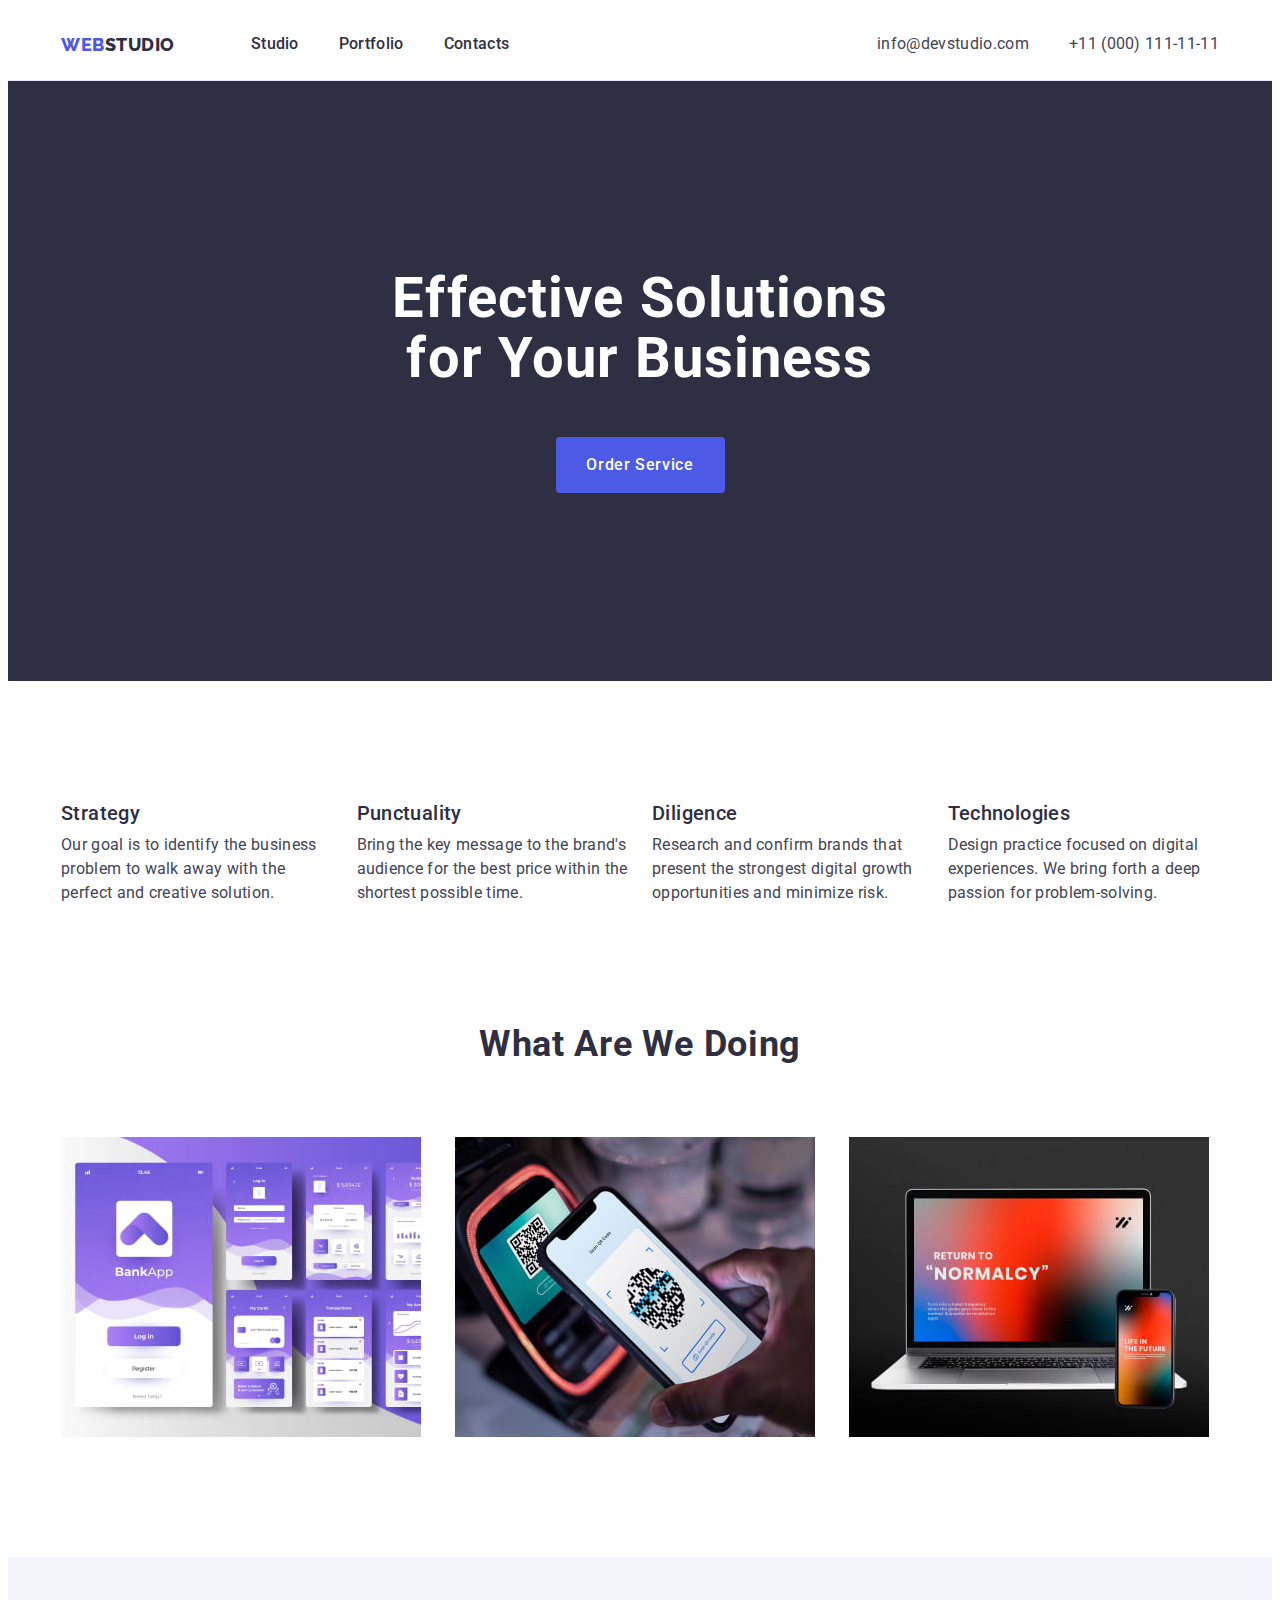
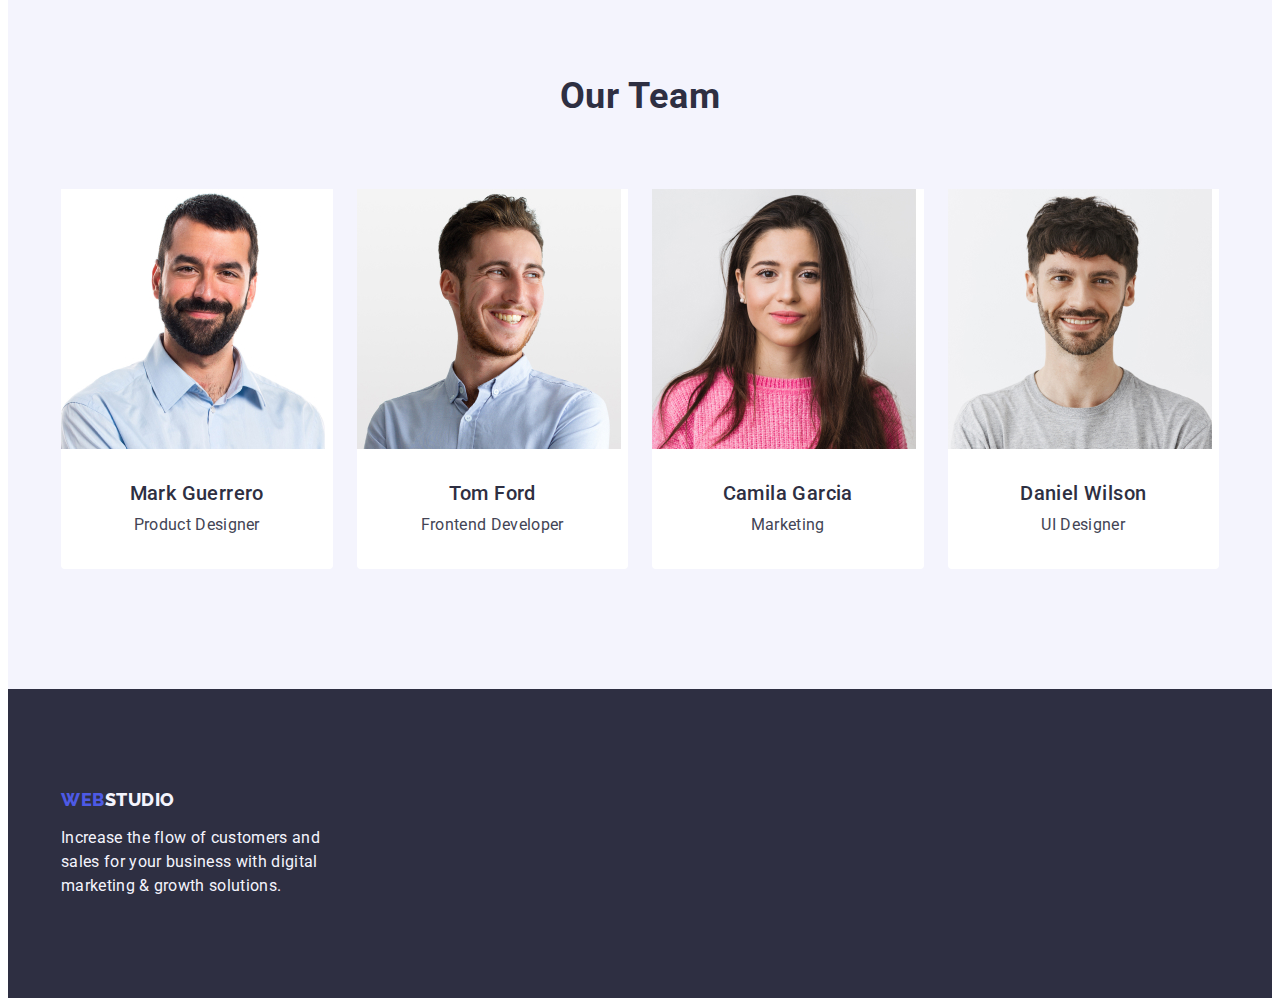
<file: index.html>
<!DOCTYPE html>
<html lang="en">

<head>
    <meta charset="UTF-8">
    <meta name="viewport" content="width=device-width, initial-scale=1.0">
    <link rel="preconnect" href="https://fonts.googleapis.com">
<link rel="preconnect" href="https://fonts.gstatic.com" crossorigin>
<link href="https://fonts.googleapis.com/css2?family=Raleway:wght@400;800&family=Roboto:wght@400;500&display=swap" rel="stylesheet">
<link rel="stylesheet" href="https://cdnjs.cloudflare.com/ajax/libs/modern-normalize/2.0.0/modern-normalize.min.css" integrity="sha512-4xo8blKMVCiXpTaLzQSLSw3KFOVPWhm/TRtuPVc4WG6kUgjH6J03IBuG7JZPkcWMxJ5huwaBpOpnwYElP/m6wg==" crossorigin="anonymous" referrerpolicy="no-referrer" />
<link rel="stylesheet" href="./styles.css">
<title>Index</title>
</head>

<body>
    <!--Header-->
    <header class="headin">
        <div class="first container">
        <nav class="nav ">
            <a href="./index.html" class="logo-header link">Web<span class="logospan">Studio</span></a>
            <ul class="menu list">
                <li>
                    <a href="./index.html" class="texthead link">Studio</a>
                </li>
                <li>
                    <a href="./portfolio.html" class="texthead link">Portfolio</a>
                </li>
                <li>
                    <a href="" class="texthead link">Contacts</a>
                </li>
             
            </ul>
        </nav>
        <address class="adr">
            <ul class="mailtel list">
                <li>
                    <a href="mailto:info@devstudio.com" class="contacts link">info@devstudio.com</a>
                </li>
                <li>
                    <a href="tel:+110001111111" class="contacts link"> +11 (000) 111-11-11</a>
                </li>
            </ul>
        </address>
    </div>
    </header>
    <!--Main-->
    <main>
        <!--Hero image-->
        <section class="main-section">
            <div class="container">
            <h1 class="main-h">Effective Solutions for Your Business</h1>
            <button class="button-list-section">Order Service</button>
        </div>
        </section>
        <!--Section 2-->
            <section class="secondary section"> 
                <div class="container">
            <h2 class="visually-hidden"> Hidden Text </h2>
            <ul class="secondary-list list">
                <li class="sec-item">
                    <h3 class="list-header">Strategy</h3>
                    <p class="secondary-text">Our goal is to identify the business
                        problem to walk away with the perfect and creative solution. </p>
                </li>
                <li class="sec-item">
                    <h3 class="list-header">Punctuality</h3>
                    <p class="secondary-text"> Bring the key message to the brand's audience for the best price within the shortest possible
                        time.</p>
                </li>
                <li class="sec-item">
                    <h3 class="list-header">Diligence</h3>
                    <p class="secondary-text">Research and confirm brands that present the strongest digital growth opportunities and minimize
                        risk.</p>
                </li>
                <li class="sec-item">
                    <h3 class="list-header">Technologies</h3>
                    <p class="secondary-text">Design practice focused on digital experiences. We bring forth a deep passion for
                        problem-solving.</p>
                </li>
            </ul>
        </div>
        </section>
        <!--Section 3-->
        <section class="third-section list">
            <div class="container">
            <h2 class="list-wawd-h">What are we doing</h2>
            <ul class="third-list list">
                <li  class="likethis">
                    <img src="./images/img1.jpg" alt="Desktop" width="360" height="300">
                </li>
                <li  class="likethis">
                    <img src="./images/img2.jpg" alt="phone screen" width="360" height="300">
                </li>
                <li  class="likethis">
                    <img src="./images/img3.jpg" alt="phone" width="360" height="300">
                </li>
            </ul>
        </div>
        </section>
    
        <!--Section 4-->
    
        <section class="list-our-team">
            <div class="container">
            <h2 class="list-wawd-h"> Our Team</h2>
            <ul class="fourth-section list">
                <li class="testing ">
                    <img class= "images" src="./images/mark.jpg" alt="Mark" width="264" height="260"> 
                    <div class="people-names">
                    <h3 class="list-header">Mark Guerrero</h3>
                    <p class="list-p"> Product Designer</p>
                    </div>
                    <!--<img src="/images/our.team2/mark.1.jpg" alt="Mark" width="232" height="52">-->
                </li>
                <li class="testing ">
                   
                    <img class= "images" src="./images/tom.jpg" alt="Tom" width="264" height="260"> 
                    <div class="people-names">
                    <h3 class="list-header">Tom Ford</h3>
                    <p class="list-p">Frontend Developer</p>
                </div>
                    <!--<img src="/images/our.team2/tom.1.jpg" alt="Tom" width="232" height="52">-->
                </li>
                <li class="testing">
                        <img class= "images" src="./images/camila.jpg" alt="Camila" width="264" height="260"> 
                        <div class="people-names">
                        <h3 class="list-header">Camila Garcia</h3>
                        <p class="list-p">Marketing</p>
                    </div>
                    <!--<img src="/images/our.team2/camila.1.jpg" alt="Camila" width="232" height="52">-->
                </li>
                <li class="testing">
                    <img class= "images" src="./images/daniel.jpg" alt="Daniel" width="264" height="260"> 
                    <div class="people-names">
                    <h3 class="list-header">Daniel Wilson</h3>
                    <p class="list-p">UI Designer</p>
                </div>
                    <!--<img src="/images/our.team2/daniel.1.jpg" alt="Daniel" width="232" height="52">-->
                </li>
            </ul>
        </div>
        </section>
    </main>
    <!--Footer section-->
    <footer class="section-footer">
        <div class="container">
        <!--<img src="/images/Footerlogo/weblogofooter.jpg" alt="Web" width="44" height="21">-->
        <a href="./index.html" class="link-logo-footer link"> Web<span class="link-logo-studio">Studio</span></a>
        <p class="section-footer-text">Increase the flow of customers and
            sales for your business with digital
            marketing & growth solutions.</p>
        </div>
    </footer>

</body>

 
</html>
</file>
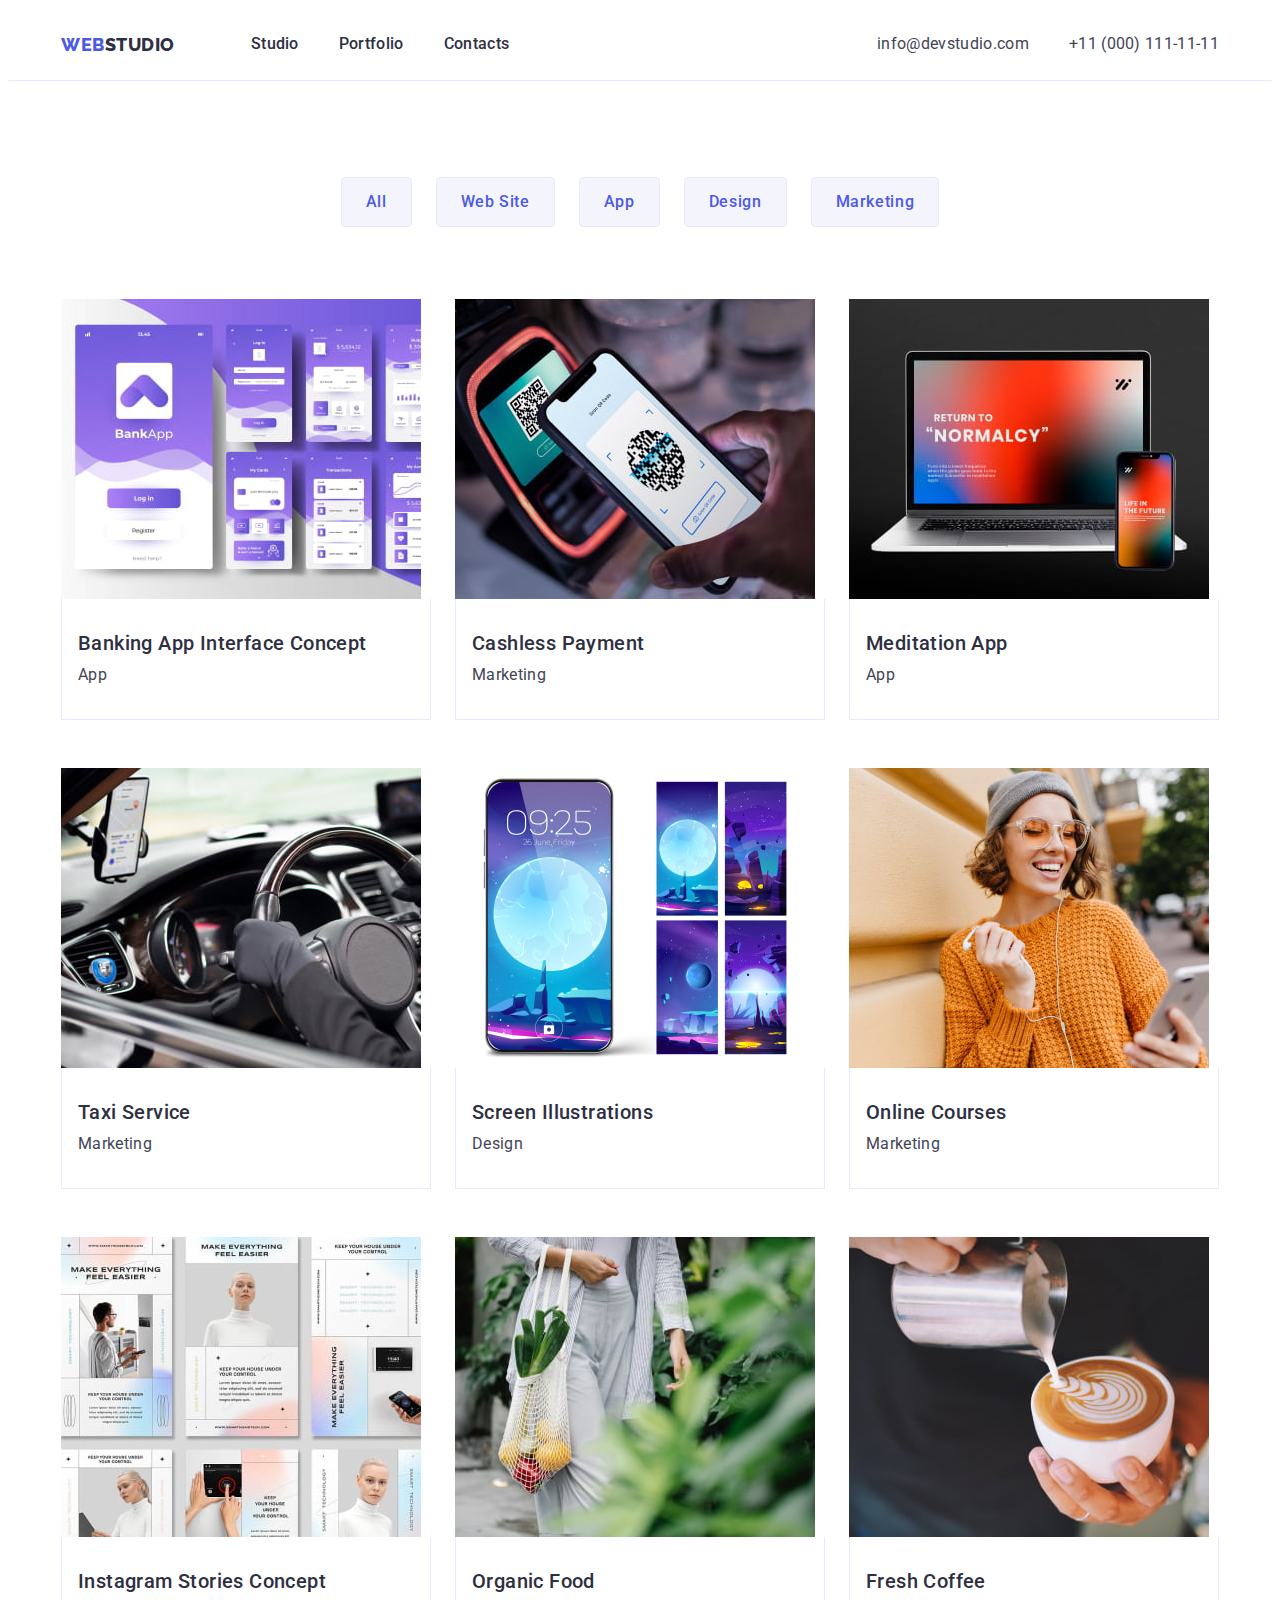
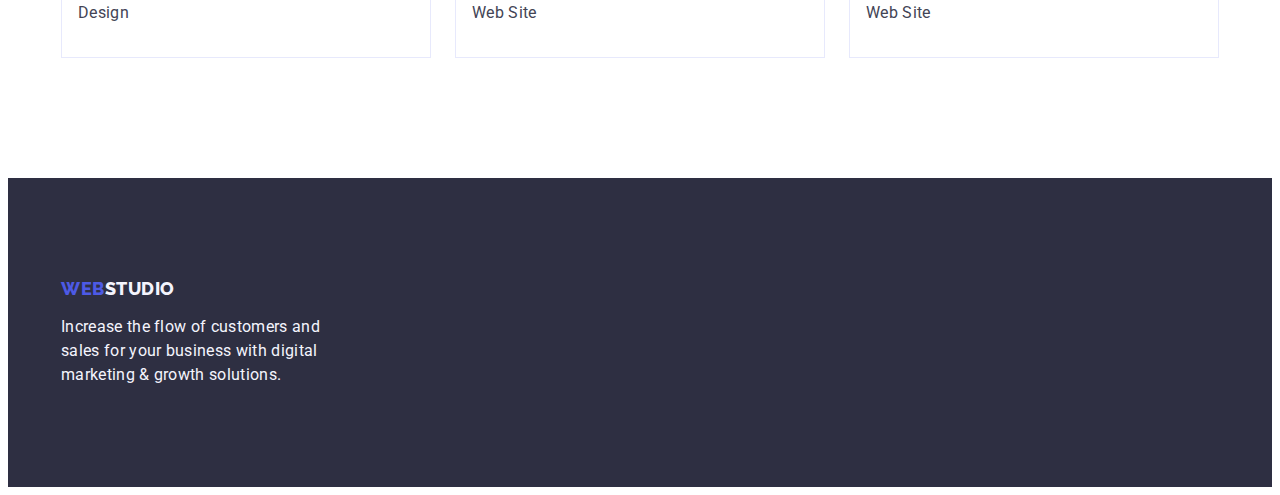
<file: portfolio.html>
<!DOCTYPE html>
<html lang="en">
<head>
    <meta charset="UTF-8">
    <meta name="viewport" content="width=device-width, initial-scale=1.0">
    <link rel="preconnect" href="https://fonts.googleapis.com">
<link rel="preconnect" href="https://fonts.gstatic.com" crossorigin>
<link href="https://fonts.googleapis.com/css2?family=Raleway:wght@400;800&family=Roboto:wght@400;500&display=swap" rel="stylesheet">
<link rel="stylesheet" href="https://cdnjs.cloudflare.com/ajax/libs/modern-normalize/2.0.0/modern-normalize.min.css" integrity="sha512-4xo8blKMVCiXpTaLzQSLSw3KFOVPWhm/TRtuPVc4WG6kUgjH6J03IBuG7JZPkcWMxJ5huwaBpOpnwYElP/m6wg==" crossorigin="anonymous" referrerpolicy="no-referrer" />
    <link rel="stylesheet" href="./styles.css">
    <title>Document</title>
</head>
<body>
   
    <header class="headin">
        <div class="first container">
        <nav class="nav ">
            <a href="./index.html" class="logo-header link">Web<span class="logospan">Studio</span></a>
            <ul class="menu list">
                <li>
                    <a href="./index.html" class="texthead link">Studio</a>
                </li>
                <li>
                    <a href="./portfolio.html" class="texthead link">Portfolio</a>
                </li>
                <li>
                    <a href="" class="texthead link">Contacts</a>
                </li>
             
            </ul>
        </nav>
        <address class="adr">
            <ul class="mailtel list">
                <li>
                    <a href="mailto:info@devstudio.com" class="contacts link">info@devstudio.com</a>
                </li>
                <li>
                    <a href="tel:+110001111111" class="contacts link"> +11 (000) 111-11-11</a>
                </li>
            </ul>
        </address>
    </div>
    </header>
    
    <!--Buttons section-->
    <main>
        <section class="project">
            <div class="container">
        <h1 class="visually-hidden">Hiden header</h1>
<ul class="project-button list">
    <li>
        <button type="button" class="knopka"> All </button>
    </li>
    <li>
        <button type="button" class="knopka">Web Site</button>
    </li>
    <li>
        <button type="button" class="knopka">App</button>
    </li>
    <li>
        <button type="button" class="knopka">Design</button>
    </li>
    <li>
        <button type="button" class="knopka">Marketing</button>
    </li>
</ul>
    
    <!--Main Section-->
    <!--<section class="main">-->
    <ul class="fotki list">
        <li class="portpicsitem">
            <a href= "" class="our-services link"> 
            <img src="./images/img1.jpg" alt="Banking" width="360">
            <div class="services-type"> 
            <h2 class="list-team-names">
                Banking App Interface Concept
            </h2>
            <p class="list-team-position">
                App
            </p>
                </div>
        </a>
        </li>
        <li class="portpicsitem">
        <a href="" class="our-services link">
            <img src="./images/img2.jpg" alt="Cashless" width="360">
            <div class="services-type">
            <h2 class="list-team-names">
                Cashless Payment
            </h2>
         <p class="list-team-position">
                 Marketing
         </p>
        </div>
          </a>
          </li>
          <li class="portpicsitem">
         <a href= "" class="our-services link">
            <img src="./images/img3.jpg" alt="Maditaion" width="360">
            <div class="services-type">
            <h2 class="list-team-names">
                Meditation App
            </h2>
            <p class="list-team-position">
                App
            </p>
            </div>
              </a>
          </li>
        
               <!--</section>
           <main>-->
          <!--Main Section 2-->
          <!--<section>-->
           
         <li class="portpicsitem">
         <a href="" class="our-services link">
                    <img src="./images/img4.jpg" alt="Taxi service" width="360">
                    <div class="services-type ">
                    <h2 class="list-team-names">
                        Taxi Service
                    </h2>
                    <P class="list-team-position">
                        Marketing
                    </P>
                    </div>
                </a>
                </li>
                <li class="portpicsitem">
                    <a href= "" class="our-services link">
                    <img src="./images/img5.jpg" alt="Screen" width="360">
                    <div class="services-type ">
                    <h2 class="list-team-names">
                        Screen Illustrations
                    </h2>
                    <p class="list-team-position">
                        Design
                    </p>
                    </div>
                </a>
                </li>
                <li class="portpicsitem">
                    <a href= "" class="our-services link">
                    <img src="./images/img6.jpg" alt="Courses" width="360">
                    <div class="services-type ">
                    <h2 class="list-team-names">
                        Online Courses
                    </h2>
                    <p class="list-team-position">
                        Marketing
                    </p>
                    </div>
                </a>
                </li>
            
          <!-- </section>-->
           <!--Section.3-->
         <!-- <section>-->
            
               <li class="portpicsitem">
                <a href= "" class="our-services link">
                  <img src="./images/img7.jpg" alt="Instagram" width="360">
                  <div class="services-type">
                    <h2 class="list-team-names">
                        Instagram Stories Concept
                    </h2>
                    <p class="list-team-position">
                        Design
                    </p>
                  </div>
                </a>
                </li>
                <li class="portpicsitem">
                    <a href= "" class="our-services link">
                     <img src="./images/img8.jpg" alt="Organic food" width="360">
                     <div class="services-type ">
                    <h2 class="list-team-names">
                        Organic Food
                    </h2>
                    <p class="list-team-position">
                        Web Site
                    </p>
                     </div>
                </a>
                </li>
                <li class="portpicsitem">
                    <a href= "" class="our-services link">
                  <img src="./images/img9.jpg" alt="Fresh Coffee" width="360">
                  <div class="services-type">
                    <h2 class="list-team-names">
                        Fresh Coffee
                    </h2>
                    <p class="list-team-position">
                        Web Site
                    </p>
                  </div>
                </a>
                </li>
            </ul>
        </div>
        </section>
    </main>
    <footer class="section-footer">
        <div class="container">
        <!--<img src="/images/Footerlogo/weblogofooter.jpg" alt="Web" width="44" height="21">-->
        <a href="./index.html" class="link-logo-footer link"> Web<span class="link-logo-studio">Studio</span></a>
        <p class="section-footer-text">Increase the flow of customers and
            sales for your business with digital
            marketing & growth solutions.</p>
        </div>
    </footer>
    
</body>
</html>
</file>
<file: styles.css>
:root {
    --primary-white-color: #ffffff;
    --classic-background-color: #f4f4fd;
    --primary-fonts: 'Roboto', sans-serif;
    --brand-color: #404bbf;
    --button-color: #4D5AE5;
    --list-link-menu-color: #404bbf;
    --button-color-change: #404BBF;
    --link-header-1-color: #4d5ae5;
    --nav-color: #4d5ae5;
    --portfolio-buttons-color: #F4F4FD;
    --portfolio-font-color: #4d5ae5;
}
body {
    font-family: 'Roboto', sans-serif;
    color: #434455;
    background-color: #FFFFFF;
}
h1, h2, h3, h4, h5, h6, p {
    margin: 0;
}

img {
    display: block;
    max-width: 100%;
    height: auto;
}
.link {
    text-decoration: none;
}


.list {
    list-style: none;
  margin: 0;
 padding: 0;

}
.container {
    width: 1158px;
    padding: 0 15px;
    margin-left: auto;
    margin-right: auto;
}
/* header */
.headin {
    border-bottom: 1px solid #e7e9fc;
}
.first {

    display: flex;
}
.nav {
    display: flex;
    align-items: center;
}
.logo-header {

color: #4D5AE5;
 font-size: 18px;
 font-family: Raleway, sans-serif;
 font-weight: 800;
 text-transform: uppercase;
 line-height: calc(21/18);
 letter-spacing: 0.54px;
margin-right: 76px;
}
.nav-item {
   font-family: 'Raleway', sans-serif;
   font-weight: 800;
   font-size: 18px;
   line-height: 1.17;
   letter-spacing: 0.03em;
   text-transform: uppercase;
   color: var(--link-header-1-color);
   text-decoration: none; 
}

.logospan {
    color: #2e2f42
}


.texthead {
    font-weight: 500;
    font-size: 16px;
    line-height: 1.5;
    letter-spacing: 0.02em;
    color: #2e2f42;
    display: block;
    
}
.texthead:hover,
.texthead:focus
 {
  color: #404bbf;  
}

.adr {
    font-style: normal;
    margin-left: auto;

}
.contacts {
    font-size: 16px;
    line-height: 1.5;       
    letter-spacing: 0.02em;
    color: #434455;
padding: 24px 0;
display: block;

}
.contacts:hover, .contacts:focus {
    color: #404bbf;
}

.main-section {
    background-color: #2e2f42;
    
}
.nav-header-1 {
    font-style: normal;

}
.main-h {
    font-size: 56px;
    line-height: 1.07;
    text-align: center;
    letter-spacing: 0.02em;
    color: #ffffff ;
    max-width: 496px;
margin-left: auto;
margin-right: auto;
margin-bottom: 48px;

}


.button-list-section {
    cursor: pointer;
    list-style: none;
    text-align: center;
    background-color: #4d5ae5;
    font-family: 'Roboto', sans-serif;
    font-weight: 500;
    font-size: 16px;
    line-height: 1.5;
    letter-spacing: 0.04em;
    color: #ffffff;
}
.button-list-section:hover, .button-list-section:focus {
    background-color: var(--button-color-change);
}


.knopka {
    cursor: pointer;
    font-family: 'Roboto', sans-serif;
    font-weight: 500;
    font-size: 16px;
    line-height: 1.5;
    letter-spacing: 0.04em;
    color: var(--portfolio-font-color);
    background-color: var(--portfolio-buttons-color);
   border: transparent;
}
.knopka:hover, .knopka:focus {
color: #FFFFFF;
background-color: #404BBF;
}
.list-section-2{
    list-style: none;
}

.list-header {
    font-weight: 500;
    font-size: 20px;
    line-height: 1.2;
    letter-spacing: 0.02em;
    color: #2e2f42;
   
    margin-bottom: 8px;

}
.list-p {
    font-size: 16px;
    line-height: 1.5;
    letter-spacing: 0.02em;
    color: #434455;
   

}
.list-wawd {
    list-style: none;
}
.list-wawd-h {
    font-size: 36px;
    line-height: 1.11;
    text-align: center;
    letter-spacing: 0.02em;
    text-transform: capitalize;
    color: #2e2f42;
}
.list-our-team {
    background-color: #F4F4FD;
}
.list {
    list-style: none;
}
.homw {
    text-decoration: none;
    
}
.images {
    background-color: #FFFFFF;
}

.list-team-names {
    list-style: none;
    background-color: #FFFFFF;
    font-weight: 500;
    font-size: 20px;
    line-height: 1.2;
    letter-spacing: 0.02em;
    color: #2e2f42;
}
.list-team-position {
    font-size: 16px;
    line-height: 1.5;
    letter-spacing: 0.02em;
    color: #434455;
}
.section-footer {
    background-color: #2e2f42;
}
.link-logo-studio {
    font-family: 'Raleway', sans-serif;
    font-size: 18px;
    font-weight: 800;
    line-height: 1.17;
    letter-spacing: 0.03em;
    text-transform: uppercase;
    color: #f4f4fd;
    text-decoration: none;
}
.link-logo-footer {
    color: #4d5ae5;
    text-decoration: none;
    font-family: 'Raleway', sans-serif;
    font-size: 18px;
    font-weight: 800;
    line-height: 1.17;
    letter-spacing: 0.03em;
    text-transform: uppercase;
}
.section-footer-text {
    font-size: 500;
    line-height: 1.5;
    letter-spacing: 0.02em;
    color: #F4F4FD;
}




.menu {
    display: flex;
    gap: 40px;
}
.nav-item {
    margin-right: 76px;
}
.texthead {
    padding: 24px 0px;
  
}


.mailtel {
    display: flex;
    gap: 40px;
}
.main-section {
    padding-top: 188px;
    padding-bottom: 188px;
}

.button-list-section {
    display: block;
    margin: auto;
    min-width: 169px;
    height: 56px;
    border: none;
    background-color: #4d5ae5;
    border-radius: 4px;
}
.secondary {
    padding: 120px 0;
}
.secondary-text{
    line-height: 24px;
    letter-spacing: 0.32px;
}
.visually-hidden {
    position: absolute;
    width: 1px;
    height: 1px;
    margin: -1px;
    border: 0;
    padding: 0;
    white-space: nowrap;
    clip-path: inset(100%);
    clip: rect(0 0 0 0);
    overflow: hidden;
}

.secondary-list {
    gap: 24px;
    display: flex;
    
} 
.sec-item{
    flex-basis: calc((100% - 72px) / 4);
}
.likethis {

    flex-basis: calc((100% - 48px) / 3);
   
}



.third-section {
padding-bottom: 120px;
}

.list-wawd-h {
    margin-bottom: 72px;
}
.third-list {
    margin-left: auto;
    margin-right: auto;
   display: flex;
   gap: 24px;
   justify-content: center;
}
.list-our-team {
    padding: 120px 0;
}
.list-wawd-h {
    margin-bottom: 72px;
}
.fourth-section {
    display: flex;
gap: 24px;
   
}
.testing {
    flex-basis: calc((100% - 72px) / 4);
    border-radius: 0px 0px 4px 4px;
 background-color: #FFFFFF;

}
.people-names {
    text-align: center;
    padding: 32px 0;
}


.section-footer {
    padding: 100px 0;
}
.link-logo-footer{
    display: inline-block;
    margin-bottom: 16px;

}
.section-footer-text {
    max-width: 264px;
}
.project {
    padding: 96px 0 120px 0;
}
.project-button {
    display: flex;
    justify-content: center;
    gap: 24px;
    margin-bottom: 72px;
}
.knopka {
    padding: 12px 24px;
    border: 1px solid #e7e9fc;
    border-radius: 4px;
}
.knopka:hover {
    border: 1px solid transparent;
}
.knopka:focus{
    border: 1px solid transparent;
}
.fotki {
    display: flex;
    flex-wrap: wrap;
    row-gap: 48px;
    column-gap: 24px;
   
}
.our-services {
    width: calc((100% - 48px)/3);   
}
.services-type {
    
    padding: 32px 16px;
    border: 1px solid #e7e9fc;
    border-top: none;
}
.list-team-names {
    margin-bottom: 8px;
}
.portpicsitem {
    flex-basis: calc((100% - 48px) / 3);
}
</file>
